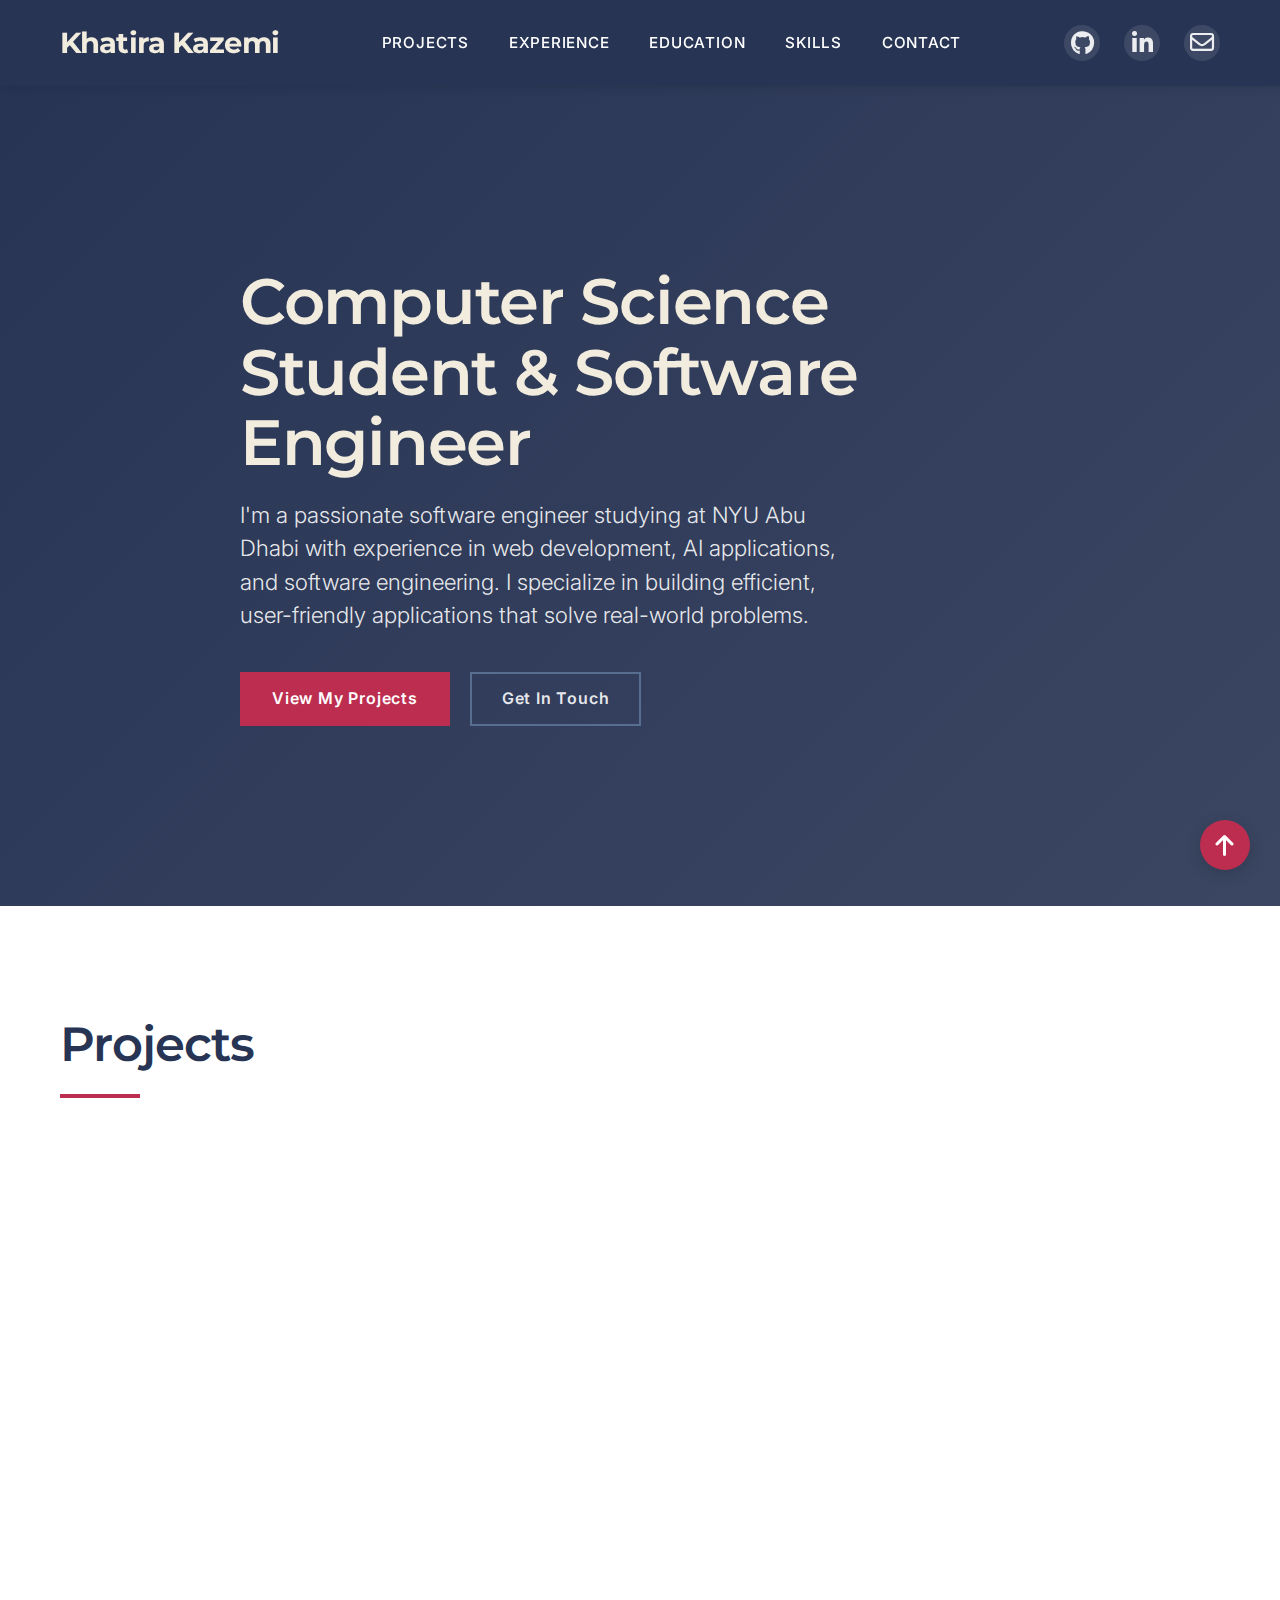
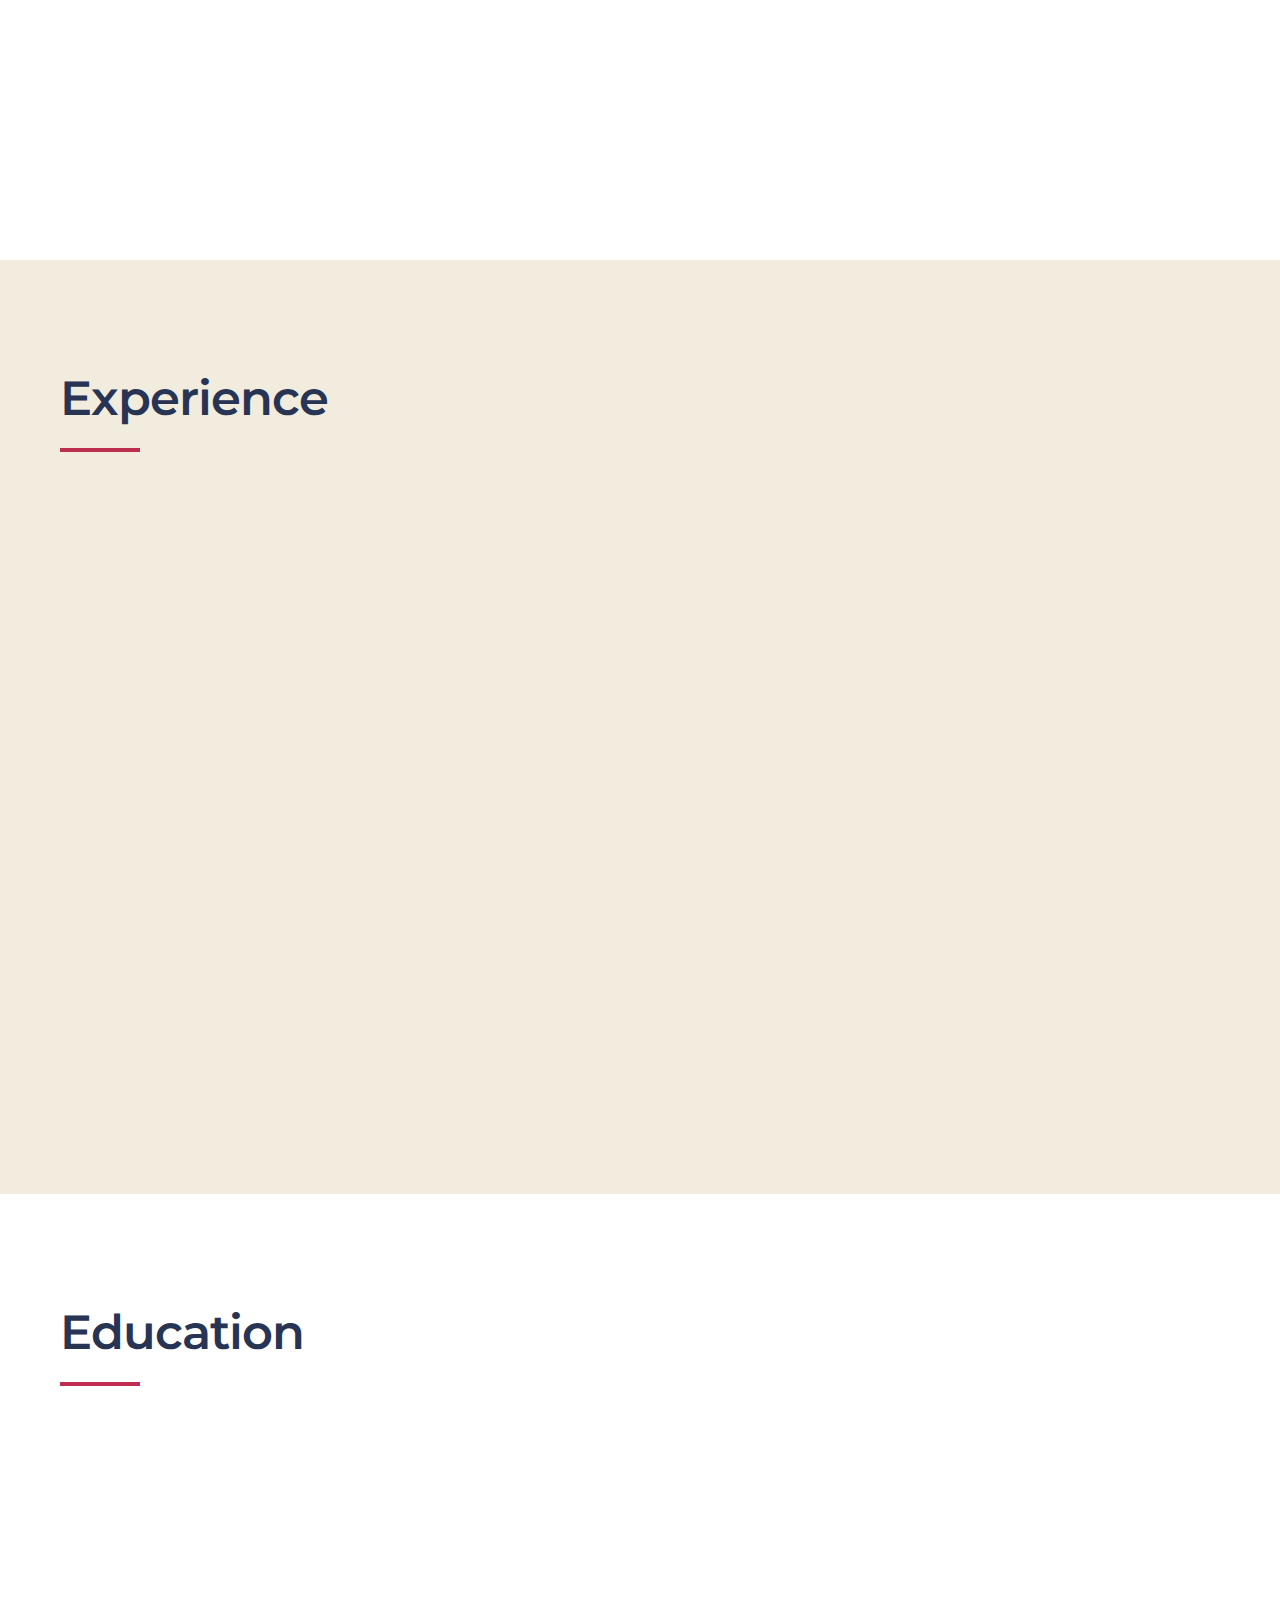
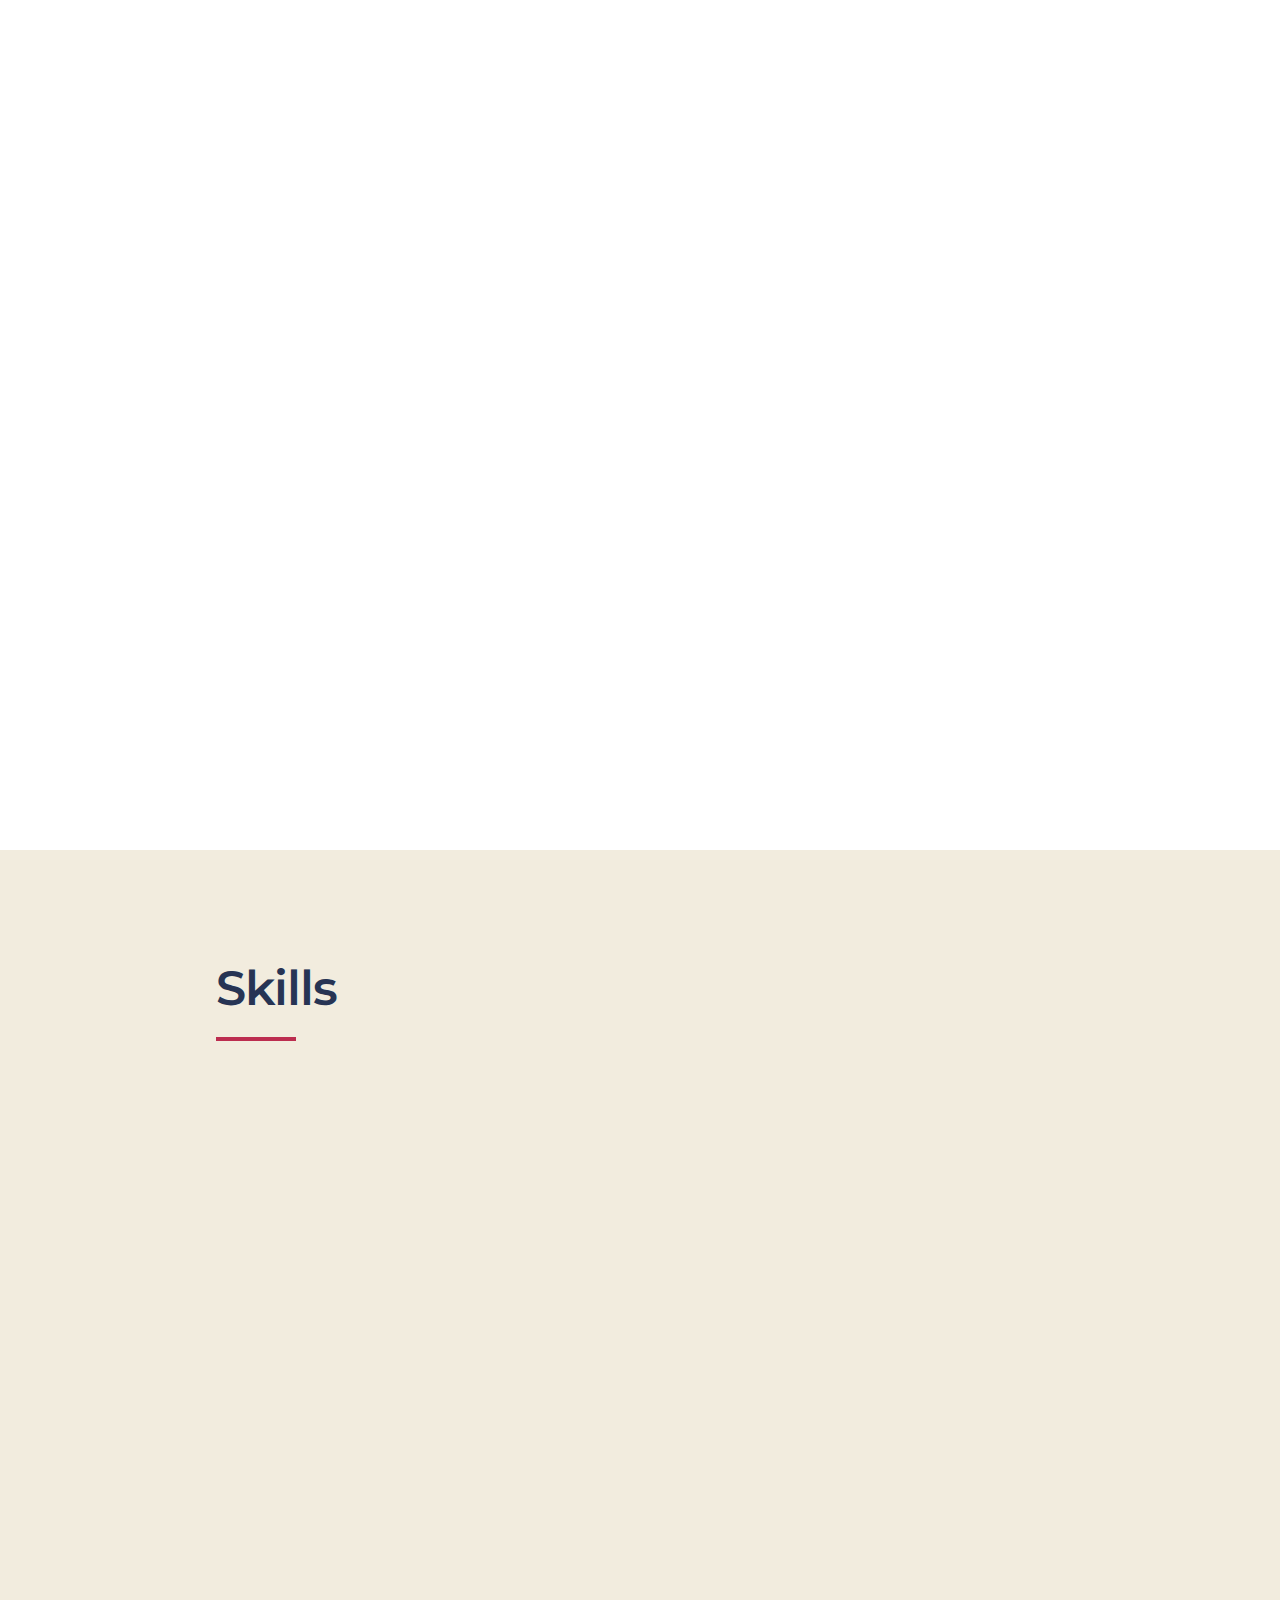
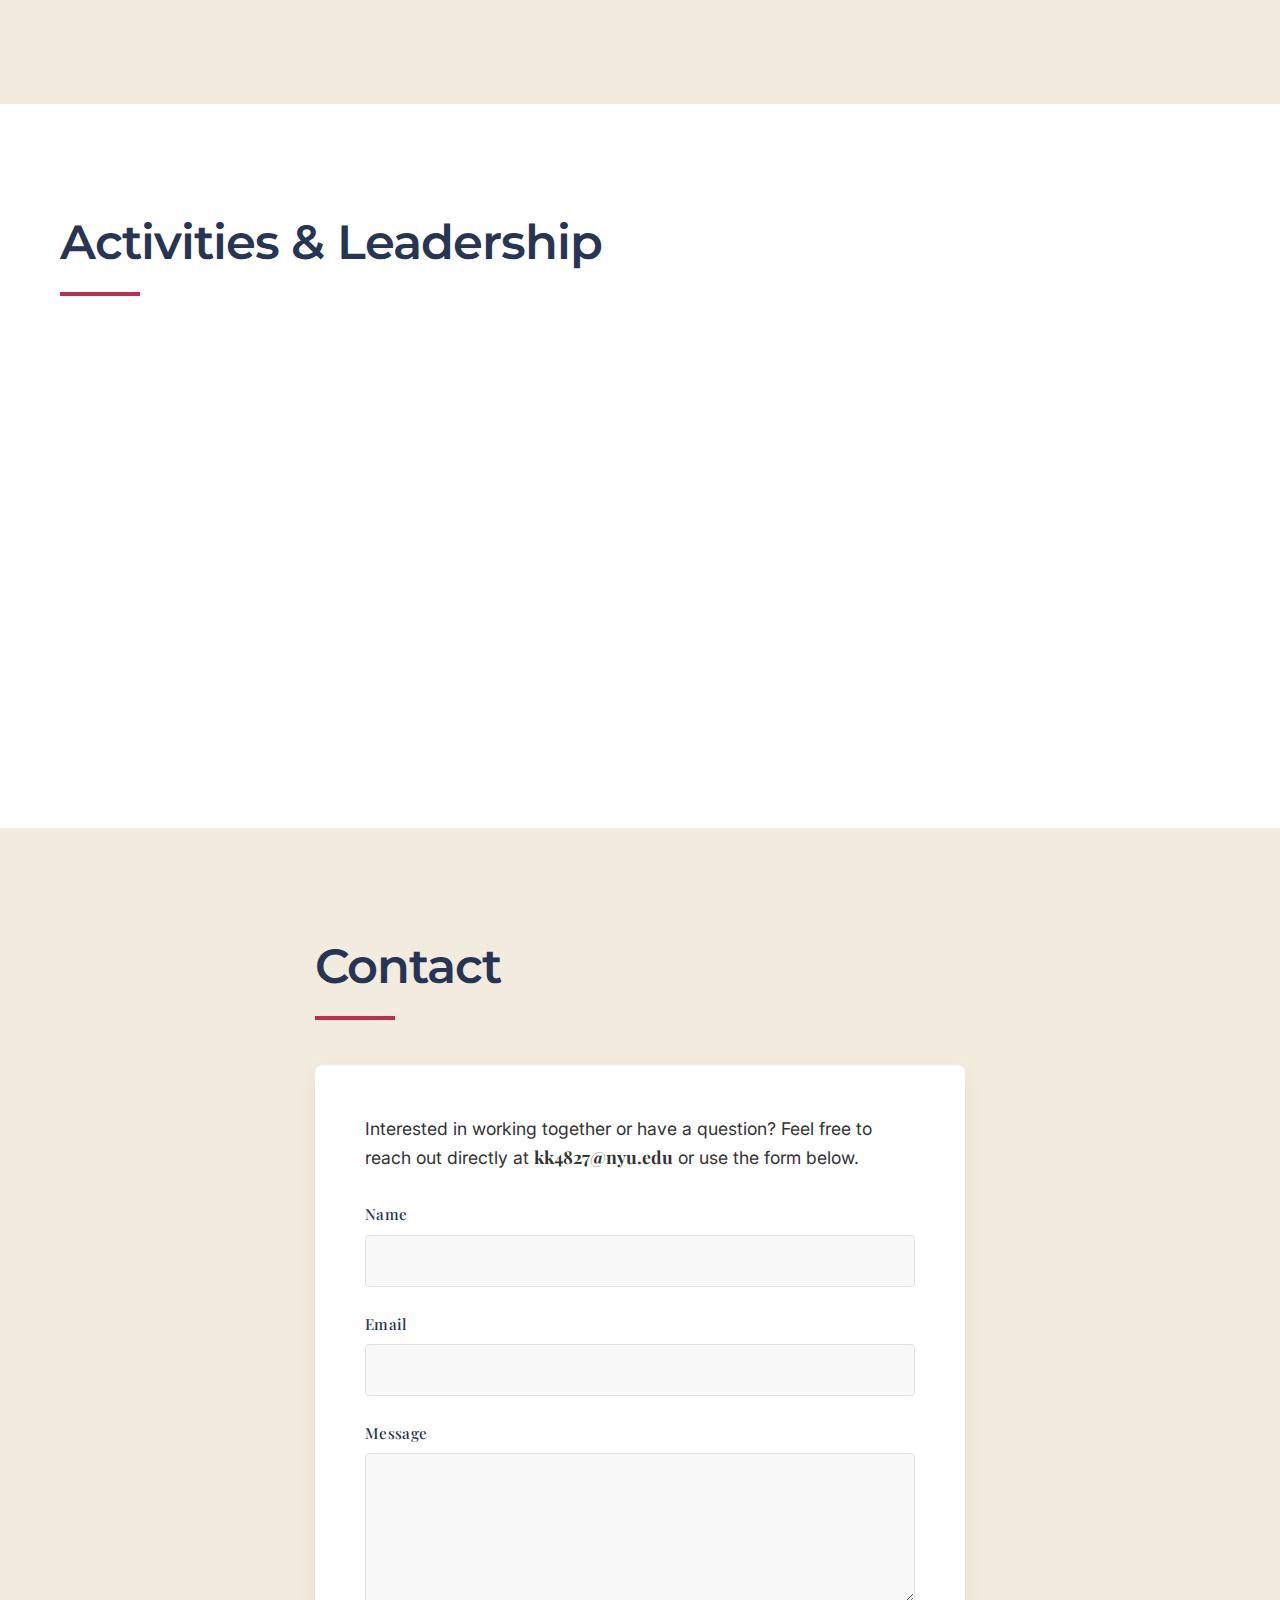
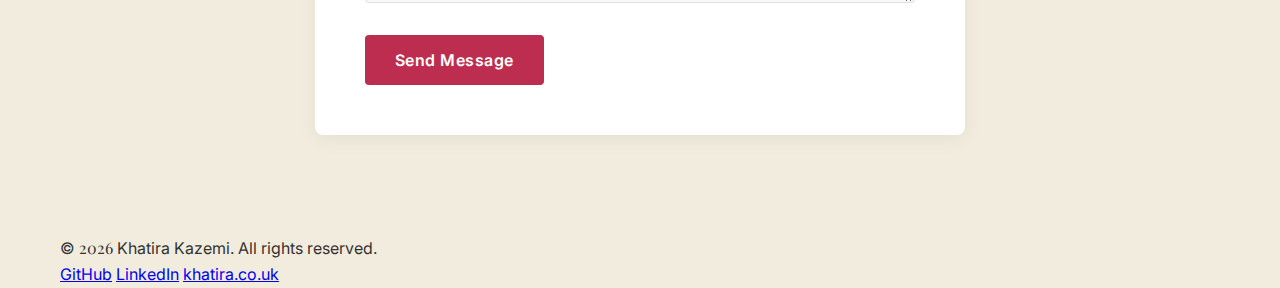
<file: index.html>
<!DOCTYPE html>
<html lang="en">
<head>
    <meta charset="UTF-8">
    <meta name="viewport" content="width=device-width, initial-scale=1.0">
    <title>Khatira Kazemi - Portfolio</title>
    
    <!-- Google Fonts -->
    <link rel="preconnect" href="https://fonts.googleapis.com">
    <link rel="preconnect" href="https://fonts.gstatic.com" crossorigin>
    <link href="https://fonts.googleapis.com/css2?family=Inter:wght@300;400;500;600;700&family=Montserrat:wght@500;600;700&family=Playfair+Display:wght@400;500;600;700&display=swap" rel="stylesheet">
    
    <!-- Font Awesome for icons -->
    <link rel="stylesheet" href="https://cdnjs.cloudflare.com/ajax/libs/font-awesome/6.4.0/css/all.min.css">
    
    <!-- Custom CSS -->
    <link rel="stylesheet" href="styles.css">
</head>
<body>
    <header>
        <div class="container">
            <nav>
                <div class="logo">Khatira Kazemi</div>
                <div class="nav-links">
                    <a href="#projects">Projects</a>
                    <a href="#experience">Experience</a>
                    <a href="#education">Education</a>
                    <a href="#skills">Skills</a>
                    <a href="#contact">Contact</a>
                </div>
                <div class="social-links">
                    <a href="https://github.com/khatirak" target="_blank" aria-label="GitHub Profile"><i class="fab fa-github fa-lg"></i></a>
                    <a href="https://linkedin.com/in/khatirakazemi" target="_blank" aria-label="LinkedIn Profile"><i class="fab fa-linkedin-in fa-lg"></i></a>
                    <a href="mailto:kk4827@nyu.edu" aria-label="Email Me"><i class="far fa-envelope fa-lg"></i></a>
                </div>
            </nav>
        </div>
    </header>
    
    <main>
        <section class="hero">
            <div class="container">
                <h1>Computer Science Student & Software Engineer</h1>
                <p>I'm a passionate software engineer studying at NYU Abu Dhabi with experience in web development, AI applications, and software engineering. I specialize in building efficient, user-friendly applications that solve real-world problems.</p>
                <div class="cta-buttons">
                    <a href="#projects" class="cta-button highlight">View My Projects</a>
                    <a href="#contact" class="cta-button secondary">Get In Touch</a>
                </div>
            </div>
        </section>
        
        <section id="projects">
            <div class="container">
                <h2>Projects</h2>
                <div class="project-grid">
                    <div class="project-card">
                        <h3>AI Customer Service Chatbot</h3>
                        <p>Developed and deployed an AI-powered customer service app for Headstarter AI using Vercel, Node.js, Cloud Firestore, and GitHub for backend and deployment. Collaborated on the app's full-stack development, integrating cloud-based databases and real-time customer interactions.</p>
                        <a href="#" class="cta-button highlight">View Project</a>
                        <div class="tags">
                            <span class="tag">Node.js</span>
                            <span class="tag">Vercel</span>
                            <span class="tag">Cloud Firestore</span>
                        </div>
                    </div>
                    
                    <div class="project-card">
                        <h3>AI-Generated Pitch Deck Site</h3>
                        <p>Designed and developed an AI-powered pitch deck creation platform for entrepreneurs and investors. Utilized advanced AI models to automate the creation process, ensuring high-quality outputs. Built and integrated APIs to enhance functionality and streamline backend processes.</p>
                        <a href="#" class="cta-button highlight">View Project</a>
                        <div class="tags">
                            <span class="tag">Python</span>
                            <span class="tag">Flask</span>
                            <span class="tag">AI Integration</span>
                        </div>
                    </div>
                    
                    <div class="project-card">
                        <h3>Desalination Research Analysis</h3>
                        <p>Collaborated on a systematic review of desalination research trends at NYUAD New CITIES. Applied skills in literature screening, data analysis, citation verification, and research methodology to ensure accuracy and comprehensive detail in the findings.</p>
                        <a href="#" class="cta-button highlight">View Project</a>
                        <div class="tags">
                            <span class="tag">Data Analysis</span>
                            <span class="tag">Research</span>
                            <span class="tag">Environmental Science</span>
                        </div>
                    </div>
                </div>
            </div>
        </section>
        
        <section id="experience">
            <div class="container">
                <h2>Experience</h2>
                <div class="experience-list">
                    <div class="experience-card">
                        <h3>Software Engineer Internship</h3>
                        <p>Smallcap.ai | July 2024 - September 2024</p>
                        <p>Designed and developed an AI-generated pitch deck site for entrepreneurs and investors, utilizing advanced AI models to automate the creation process. Worked extensively with Python, Thunder Client, Flask, Groq, and JSON, building and integrating APIs to streamline backend processes and enhance functionality.</p>
                        <div class="tags">
                            <span class="tag">Python</span>
                            <span class="tag">Flask</span>
                            <span class="tag">API Integration</span>
                        </div>
                    </div>
                    
                    <div class="experience-card">
                        <h3>Software Engineer Fellow</h3>
                        <p>Headstarter | July 2024 - August 2024</p>
                        <p>Built AI apps and APIs using Next.JS and OpenAI. Received coaching from Amazon, Bloomberg, and CapitalOne engineers on Agile methodologies, CI/CD practices, Git version control, and microservice design patterns.</p>
                        <div class="tags">
                            <span class="tag">Next.js</span>
                            <span class="tag">OpenAI</span>
                            <span class="tag">Agile</span>
                        </div>
                    </div>
                    
                    <div class="experience-card">
                        <h3>Research Assistant</h3>
                        <p>NYUAD - New CITIES | March 2023 - May 2023</p>
                        <p>Collaborated on a systematic review of desalination research trends, applying skills in literature screening, data analysis, citation verification, and research methodology to ensure accuracy and detail.</p>
                        <div class="tags">
                            <span class="tag">Research</span>
                            <span class="tag">Data Analysis</span>
                            <span class="tag">Academic Writing</span>
                        </div>
                    </div>
                </div>
            </div>
        </section>
        
        <section id="education">
            <div class="container">
                <h2>Education</h2>
                <div class="education-list">
                    <div class="education-card">
                        <h3>B.S. in Computer Science</h3>
                        <p>New York University Abu Dhabi | May 2026</p>
                        <p>Studying Computer Science on a full-ride merit-based scholarship worth $250,000+ with a 4% acceptance rate.</p>
                        <div class="tags">
                            <span class="tag">Computer Science</span>
                            <span class="tag">Data Structures</span>
                            <span class="tag">Software Engineering</span>
                        </div>
                    </div>
                    
                    <div class="education-card">
                        <h3>Study Abroad Programs</h3>
                        <p>NYU Global Network</p>
                        <p>Expanded my global perspective and academic experience through NYU's global network. Studied at NYU Paris during Spring 2024 and NYU New York during Fall 2024, gaining diverse academic and cultural experiences while continuing my computer science education.</p>
                        <div class="tags">
                            <span class="tag">Global Education</span>
                            <span class="tag">NYU Paris</span>
                            <span class="tag">NYU New York</span>
                        </div>
                    </div>
                    
                    <div class="education-card coursework-card">
                        <h3>Key Coursework</h3>
                        <div class="coursework-grid">
                            <div class="coursework-category">
                                <h4>Computer Science Fundamentals</h4>
                                <ul class="coursework-list">
                                    <li>Data Structures & Algorithms</li>
                                    <li>Computer Systems Organization</li>
                                    <li>Object-Oriented Programming</li>
                                </ul>
                            </div>
                            <div class="coursework-category">
                                <h4>Software Development</h4>
                                <ul class="coursework-list">
                                    <li>Application Development</li>
                                    <li>Web Development</li>
                                    <li>Database Management</li>
                                </ul>
                            </div>
                            <div class="coursework-category">
                                <h4>Networks & Security</h4>
                                <ul class="coursework-list">
                                    <li>Computer Networks</li>
                                    <li>Web Privacy</li>
                                    <li>Cybersecurity Fundamentals</li>
                                </ul>
                            </div>
                        </div>
                    </div>
                </div>
            </div>
        </section>
        
        <section id="skills">
            <div class="container">
                <h2>Skills</h2>
                <div class="skills-container">
                    <div class="skills-category">
                        <h3>Programming Languages & Databases</h3>
                        <div class="tags-container">
                            <span class="tag">Python</span>
                            <span class="tag">JavaScript</span>
                            <span class="tag">C++</span>
                            <span class="tag">SQL</span>
                            <span class="tag">HTML/CSS</span>
                            <span class="tag">MongoDB</span>
                        </div>
                    </div>
                    
                    <div class="skills-category">
                        <h3>Frameworks & Libraries</h3>
                        <div class="tags-container">
                            <span class="tag">Next.js</span>
                            <span class="tag">React.js</span>
                            <span class="tag">Node.js</span>
                            <span class="tag">Pandas</span>
                            <span class="tag">NumPy</span>
                            <span class="tag">p5.js</span>
                        </div>
                    </div>
                    
                    <div class="skills-category">
                        <h3>Tools & Technologies</h3>
                        <div class="tags-container">
                            <span class="tag">Git</span>
                            <span class="tag">Jupyter Notebooks</span>
                            <span class="tag">RESTful APIs</span>
                            <span class="tag">JSON</span>
                            <span class="tag">Thunder Client/Postman</span>
                            <span class="tag">Wireshark</span>
                        </div>
                    </div>
                    
                    <div class="skills-category">
                        <h3>Leadership & Communication</h3>
                        <div class="tags-container">
                            <span class="tag">Teamwork</span>
                            <span class="tag">Effective Communication</span>
                            <span class="tag">Problem Solving</span>
                            <span class="tag">Collaboration</span>
                            <span class="tag">Adaptability</span>
                            <span class="tag">Agile Development</span>
                        </div>
                    </div>
                </div>
            </div>
        </section>
        
        <section id="activities" class="alt-section">
            <div class="container">
                <h2>Activities & Leadership</h2>
                <div class="activities-grid">
                    <div class="activity-card">
                        <h3>Captain of Netball Team</h3>
                        <p>NYUAD Athletics | September 2023 - Present</p>
                        <p>Leading the university's netball team, coordinating training sessions, and representing NYU Abu Dhabi in competitions.</p>
                    </div>
                    
                    <div class="activity-card">
                        <h3>Student Assistant</h3>
                        <p>NYUAD Athletics | September 2023 - Present</p>
                        <p>Supporting athletics department operations and event coordination.</p>
                    </div>
                    
                    <div class="activity-card">
                        <h3>Scholar, Team Leader & Mentor</h3>
                        <p>Sutton Trust Fulbright Commission | April 2022 - Present</p>
                        <p>Led and mentored 10 participants, overseeing up to 150 in the Sutton Trust US Programme. Facilitated applications for disadvantaged youth to top U.S. universities. Selected as 1 of 150 from 1000+ students in the UK to be part of this prestigious US-UK programme.</p>
                    </div>
                </div>
            </div>
        </section>
        
        <section id="contact">
            <div class="container">
                <h2>Contact</h2>
                <div class="contact-form">
                    <p>Interested in working together or have a question? Feel free to reach out directly at <strong>kk4827@nyu.edu</strong> or use the form below.</p>
                    <form id="contactForm">
                        <div class="form-group">
                            <label for="name">Name</label>
                            <input type="text" id="name" name="name" required>
                        </div>
                        
                        <div class="form-group">
                            <label for="email">Email</label>
                            <input type="email" id="email" name="email" required>
                        </div>
                        
                        <div class="form-group">
                            <label for="message">Message</label>
                            <textarea id="message" name="message" required></textarea>
                        </div>
                        
                        <button type="submit" class="submit-button">Send Message</button>
                    </form>
                </div>
            </div>
        </section>
    </main>
    
    <footer>
        <div class="container">
            <div class="footer-content">
                <p>&copy; <span id="currentYear"></span> Khatira Kazemi. All rights reserved.</p>
                <div class="footer-links">
                    <a href="https://github.com/khatirak" target="_blank">GitHub</a>
                    <a href="https://linkedin.com/in/khatirakazemi" target="_blank">LinkedIn</a>
                    <a href="https://khatira.co.uk" target="_blank">khatira.co.uk</a>
                </div>
            </div>
        </div>
    </footer>
    
    <!-- Scroll to top button -->
    <button class="scroll-top-button" aria-label="Scroll to top">
        <i class="fas fa-arrow-up"></i>
    </button>

    <script src="script.js"></script>
</body>
</html>
</file>
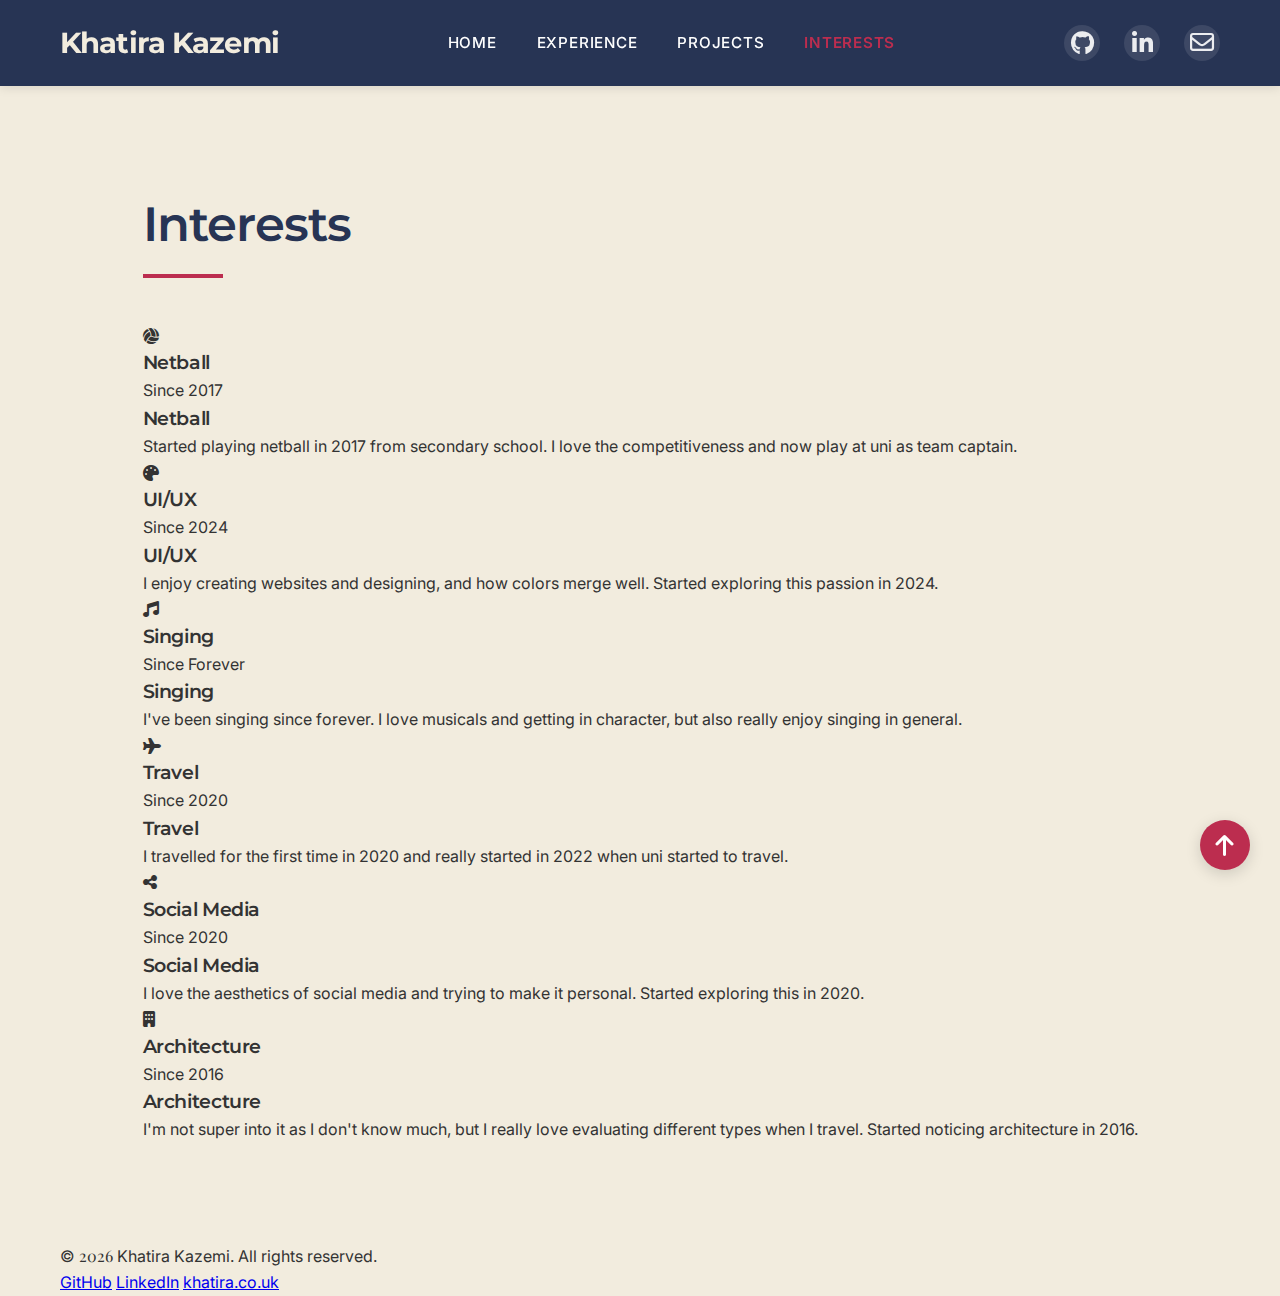
<file: interests.html>
<!DOCTYPE html>
<html lang="en">
<head>
    <meta charset="UTF-8">
    <meta name="viewport" content="width=device-width, initial-scale=1.0">
    <title>Interests - Khatira Kazemi</title>
    
    <!-- Google Fonts -->
    <link rel="preconnect" href="https://fonts.googleapis.com">
    <link rel="preconnect" href="https://fonts.gstatic.com" crossorigin>
    <link href="https://fonts.googleapis.com/css2?family=Inter:wght@300;400;500;600;700&family=Montserrat:wght@500;600;700&family=Playfair+Display:wght@400;500;600;700&display=swap" rel="stylesheet">
    
    <!-- Font Awesome for icons -->
    <link rel="stylesheet" href="https://cdnjs.cloudflare.com/ajax/libs/font-awesome/6.4.0/css/all.min.css">
    
    <!-- Custom CSS -->
    <link rel="stylesheet" href="styles.css">
</head>
<body>
    <header>
        <div class="container">
            <nav>
                <div class="logo">Khatira Kazemi</div>
                <div class="nav-links">
                    <a href="index.html">Home</a>
                    <a href="experience.html">Experience</a>
                    <a href="projects.html">Projects</a>
                    <a href="interests.html" class="active">Interests</a>
                </div>
                <div class="social-links">
                    <a href="https://github.com/khatirak" target="_blank" aria-label="GitHub Profile"><i class="fab fa-github fa-lg"></i></a>
                    <a href="https://linkedin.com/in/khatirakazemi" target="_blank" aria-label="LinkedIn Profile"><i class="fab fa-linkedin-in fa-lg"></i></a>
                    <a href="mailto:kk4827@nyu.edu" aria-label="Email Me"><i class="far fa-envelope fa-lg"></i></a>
                </div>
            </nav>
        </div>
    </header>
    
    <main>
        <section id="interests">
            <div class="container">
                <h2>Interests</h2>
                <div class="interests-container">
                    <div class="flip-card">
                        <div class="flip-card-inner">
                            <div class="flip-card-front">
                                <div class="card-icon">
                                    <i class="fas fa-volleyball-ball"></i>
                                </div>
                                <h3>Netball</h3>
                                <p class="year">Since 2017</p>
                            </div>
                            <div class="flip-card-back">
                                <h3>Netball</h3>
                                <p class="story">Started playing netball in 2017 from secondary school. I love the competitiveness and now play at uni as team captain.</p>
                            </div>
                        </div>
                    </div>
                    
                    <div class="flip-card" data-interest="uiux">
                        <div class="flip-card-inner">
                            <div class="flip-card-front">
                                <div class="card-icon">
                                    <i class="fas fa-palette"></i>
                                </div>
                                <h3>UI/UX</h3>
                                <p class="year">Since 2024</p>
                            </div>
                            <div class="flip-card-back">
                                <h3>UI/UX</h3>
                                <p class="story">I enjoy creating websites and designing, and how colors merge well. Started exploring this passion in 2024.</p>
                            </div>
                        </div>
                    </div>
                    
                    <div class="flip-card" data-interest="singing">
                        <div class="flip-card-inner">
                            <div class="flip-card-front">
                                <div class="card-icon">
                                    <i class="fas fa-music"></i>
                                </div>
                                <h3>Singing</h3>
                                <p class="year">Since Forever</p>
                            </div>
                            <div class="flip-card-back">
                                <h3>Singing</h3>
                                <p class="story">I've been singing since forever. I love musicals and getting in character, but also really enjoy singing in general.</p>
                            </div>
                        </div>
                    </div>
                    
                    <div class="flip-card" data-interest="travel">
                        <div class="flip-card-inner">
                            <div class="flip-card-front">
                                <div class="card-icon">
                                    <i class="fas fa-plane"></i>
                                </div>
                                <h3>Travel</h3>
                                <p class="year">Since 2020</p>
                            </div>
                            <div class="flip-card-back">
                                <h3>Travel</h3>
                                <p class="story">I travelled for the first time in 2020 and really started in 2022 when uni started to travel.</p>
                            </div>
                        </div>
                    </div>
                    
                    <div class="flip-card" data-interest="social">
                        <div class="flip-card-inner">
                            <div class="flip-card-front">
                                <div class="card-icon">
                                    <i class="fas fa-share-alt"></i>
                                </div>
                                <h3>Social Media</h3>
                                <p class="year">Since 2020</p>
                            </div>
                            <div class="flip-card-back">
                                <h3>Social Media</h3>
                                <p class="story">I love the aesthetics of social media and trying to make it personal. Started exploring this in 2020.</p>
                            </div>
                        </div>
                    </div>
                    
                    <div class="flip-card" data-interest="architecture">
                        <div class="flip-card-inner">
                            <div class="flip-card-front">
                                <div class="card-icon">
                                    <i class="fas fa-building"></i>
                                </div>
                                <h3>Architecture</h3>
                                <p class="year">Since 2016</p>
                            </div>
                            <div class="flip-card-back">
                                <h3>Architecture</h3>
                                <p class="story">I'm not super into it as I don't know much, but I really love evaluating different types when I travel. Started noticing architecture in 2016.</p>
                            </div>
                        </div>
                    </div>
                </div>
            </div>
        </section>
    </main>
    
    <footer>
        <div class="container">
            <div class="footer-content">
                <p>&copy; <span id="currentYear"></span> Khatira Kazemi. All rights reserved.</p>
                <div class="footer-links">
                    <a href="https://github.com/khatirak" target="_blank">GitHub</a>
                    <a href="https://linkedin.com/in/khatirakazemi" target="_blank">LinkedIn</a>
                    <a href="https://khatira.co.uk" target="_blank">khatira.co.uk</a>
                </div>
            </div>
        </div>
    </footer>
    
    <!-- Scroll to top button -->
    <button class="scroll-top-button" aria-label="Scroll to top">
        <i class="fas fa-arrow-up"></i>
    </button>

    <script src="script.js"></script>
</body>
</html>
</file>
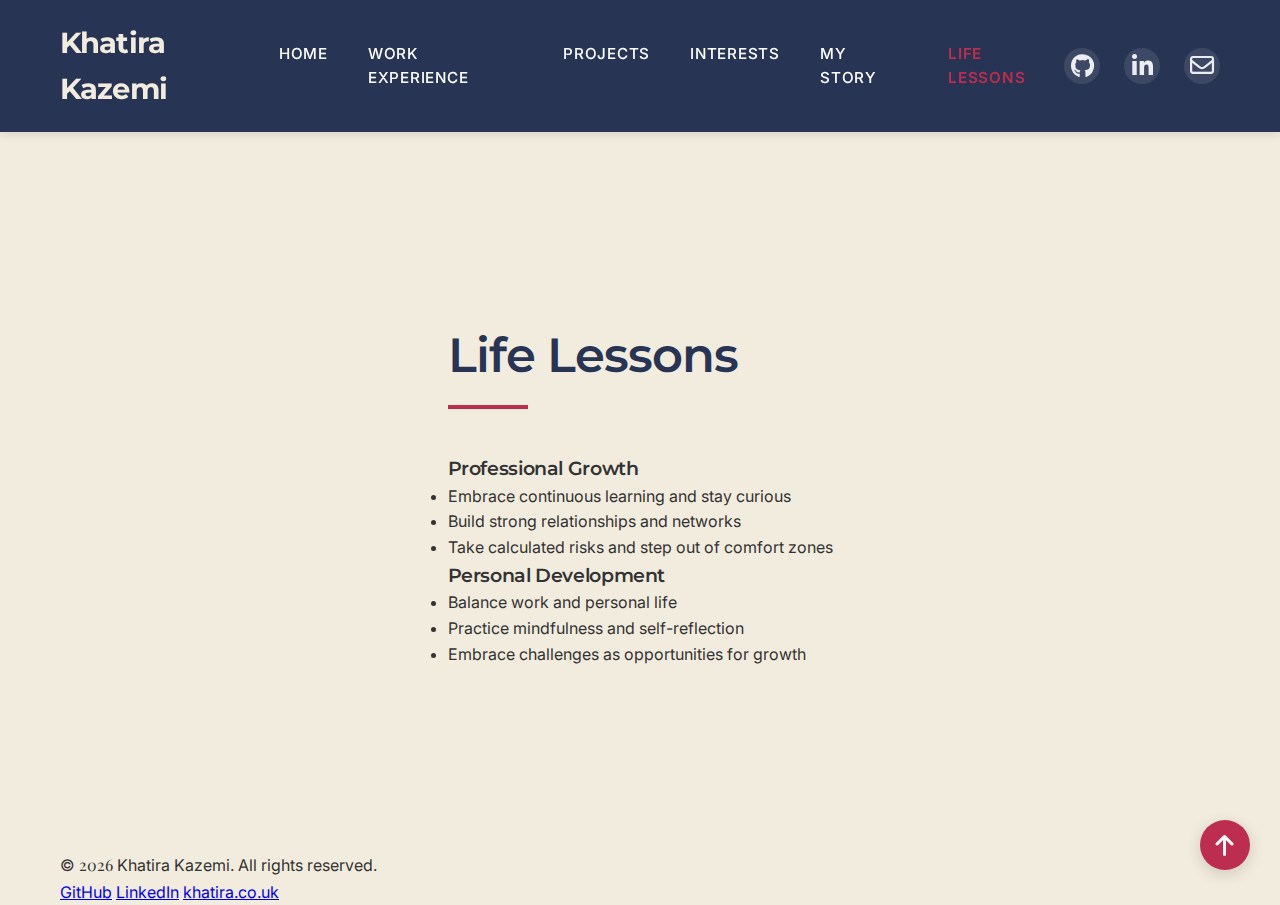
<file: lessons.html>
<!DOCTYPE html>
<html lang="en">
<head>
    <meta charset="UTF-8">
    <meta name="viewport" content="width=device-width, initial-scale=1.0">
    <title>Life Lessons - Khatira Kazemi</title>
    
    <!-- Google Fonts -->
    <link rel="preconnect" href="https://fonts.googleapis.com">
    <link rel="preconnect" href="https://fonts.gstatic.com" crossorigin>
    <link href="https://fonts.googleapis.com/css2?family=Inter:wght@300;400;500;600;700&family=Montserrat:wght@500;600;700&family=Playfair+Display:wght@400;500;600;700&display=swap" rel="stylesheet">
    
    <!-- Font Awesome for icons -->
    <link rel="stylesheet" href="https://cdnjs.cloudflare.com/ajax/libs/font-awesome/6.4.0/css/all.min.css">
    
    <!-- Custom CSS -->
    <link rel="stylesheet" href="styles.css">
</head>
<body>
    <header>
        <div class="container">
            <nav>
                <div class="logo">Khatira Kazemi</div>
                <div class="nav-links">
                    <a href="index.html">Home</a>
                    <a href="experience.html">Work Experience</a>
                    <a href="projects.html">Projects</a>
                    <a href="interests.html">Interests</a>
                    <a href="story.html">My Story</a>
                    <a href="lessons.html" class="active">Life Lessons</a>
                </div>
                <div class="social-links">
                    <a href="https://github.com/khatirak" target="_blank" aria-label="GitHub Profile"><i class="fab fa-github fa-lg"></i></a>
                    <a href="https://linkedin.com/in/khatirakazemi" target="_blank" aria-label="LinkedIn Profile"><i class="fab fa-linkedin-in fa-lg"></i></a>
                    <a href="mailto:kk4827@nyu.edu" aria-label="Email Me"><i class="far fa-envelope fa-lg"></i></a>
                </div>
            </nav>
        </div>
    </header>
    
    <main>
        <section id="lessons">
            <div class="container">
                <h2>Life Lessons</h2>
                <div class="lessons-grid">
                    <div class="lesson-card">
                        <h3>Professional Growth</h3>
                        <ul class="lesson-list">
                            <li>Embrace continuous learning and stay curious</li>
                            <li>Build strong relationships and networks</li>
                            <li>Take calculated risks and step out of comfort zones</li>
                        </ul>
                    </div>
                    <div class="lesson-card">
                        <h3>Personal Development</h3>
                        <ul class="lesson-list">
                            <li>Balance work and personal life</li>
                            <li>Practice mindfulness and self-reflection</li>
                            <li>Embrace challenges as opportunities for growth</li>
                        </ul>
                    </div>
                </div>
            </div>
        </section>
    </main>
    
    <footer>
        <div class="container">
            <div class="footer-content">
                <p>&copy; <span id="currentYear"></span> Khatira Kazemi. All rights reserved.</p>
                <div class="footer-links">
                    <a href="https://github.com/khatirak" target="_blank">GitHub</a>
                    <a href="https://linkedin.com/in/khatirakazemi" target="_blank">LinkedIn</a>
                    <a href="https://khatira.co.uk" target="_blank">khatira.co.uk</a>
                </div>
            </div>
        </div>
    </footer>
    
    <!-- Scroll to top button -->
    <button class="scroll-top-button" aria-label="Scroll to top">
        <i class="fas fa-arrow-up"></i>
    </button>

    <script src="script.js"></script>
</body>
</html>
</file>
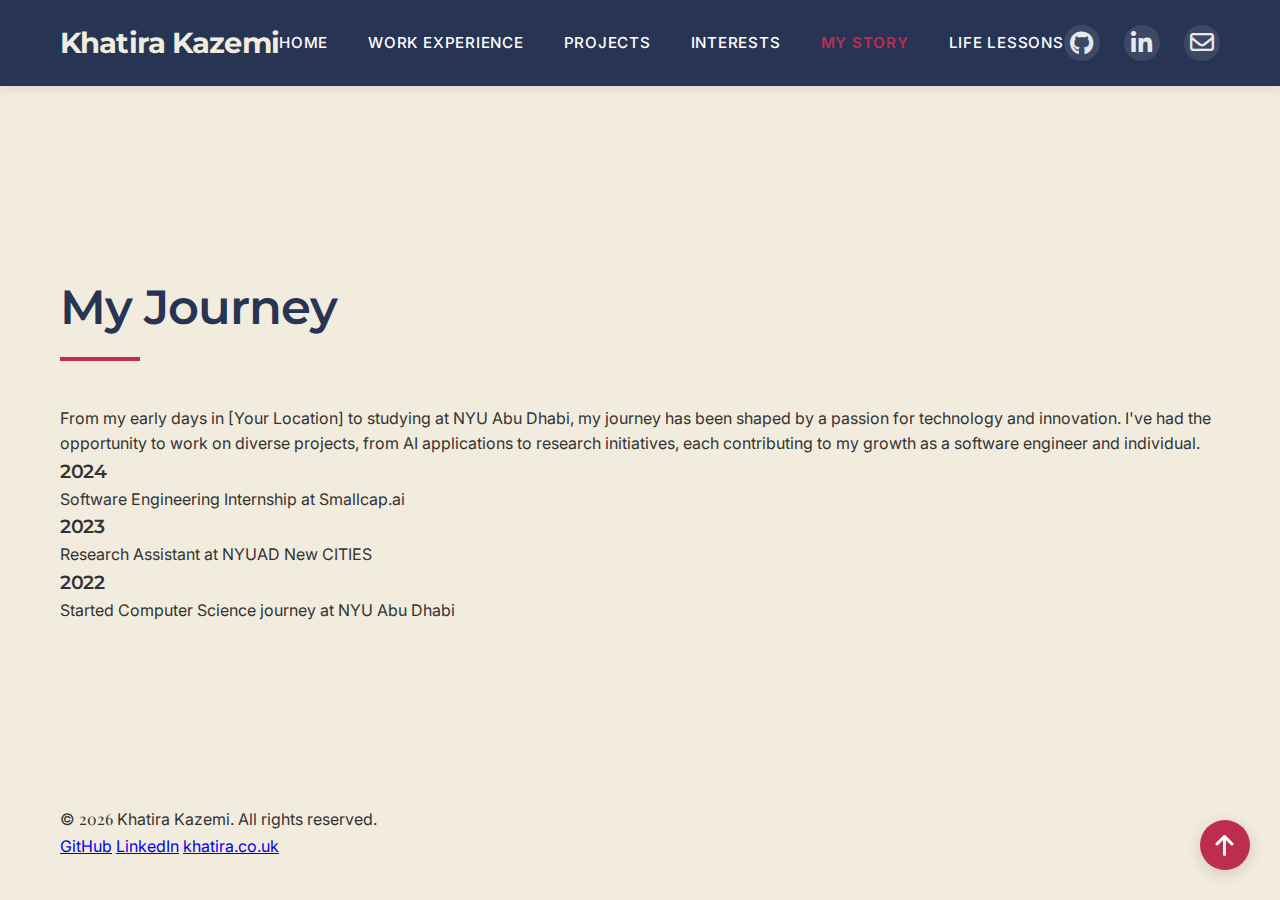
<file: story.html>
<!DOCTYPE html>
<html lang="en">
<head>
    <meta charset="UTF-8">
    <meta name="viewport" content="width=device-width, initial-scale=1.0">
    <title>My Story - Khatira Kazemi</title>
    
    <!-- Google Fonts -->
    <link rel="preconnect" href="https://fonts.googleapis.com">
    <link rel="preconnect" href="https://fonts.gstatic.com" crossorigin>
    <link href="https://fonts.googleapis.com/css2?family=Inter:wght@300;400;500;600;700&family=Montserrat:wght@500;600;700&family=Playfair+Display:wght@400;500;600;700&display=swap" rel="stylesheet">
    
    <!-- Font Awesome for icons -->
    <link rel="stylesheet" href="https://cdnjs.cloudflare.com/ajax/libs/font-awesome/6.4.0/css/all.min.css">
    
    <!-- Custom CSS -->
    <link rel="stylesheet" href="styles.css">
</head>
<body>
    <header>
        <div class="container">
            <nav>
                <div class="logo">Khatira Kazemi</div>
                <div class="nav-links">
                    <a href="index.html">Home</a>
                    <a href="experience.html">Work Experience</a>
                    <a href="projects.html">Projects</a>
                    <a href="interests.html">Interests</a>
                    <a href="story.html" class="active">My Story</a>
                    <a href="lessons.html">Life Lessons</a>
                </div>
                <div class="social-links">
                    <a href="https://github.com/khatirak" target="_blank" aria-label="GitHub Profile"><i class="fab fa-github fa-lg"></i></a>
                    <a href="https://linkedin.com/in/khatirakazemi" target="_blank" aria-label="LinkedIn Profile"><i class="fab fa-linkedin-in fa-lg"></i></a>
                    <a href="mailto:kk4827@nyu.edu" aria-label="Email Me"><i class="far fa-envelope fa-lg"></i></a>
                </div>
            </nav>
        </div>
    </header>
    
    <main>
        <section id="story">
            <div class="container">
                <h2>My Journey</h2>
                <div class="story-content">
                    <p>From my early days in [Your Location] to studying at NYU Abu Dhabi, my journey has been shaped by a passion for technology and innovation. I've had the opportunity to work on diverse projects, from AI applications to research initiatives, each contributing to my growth as a software engineer and individual.</p>
                    <div class="story-timeline">
                        <div class="timeline-item">
                            <h3>2024</h3>
                            <p>Software Engineering Internship at Smallcap.ai</p>
                        </div>
                        <div class="timeline-item">
                            <h3>2023</h3>
                            <p>Research Assistant at NYUAD New CITIES</p>
                        </div>
                        <div class="timeline-item">
                            <h3>2022</h3>
                            <p>Started Computer Science journey at NYU Abu Dhabi</p>
                        </div>
                    </div>
                </div>
            </div>
        </section>
    </main>
    
    <footer>
        <div class="container">
            <div class="footer-content">
                <p>&copy; <span id="currentYear"></span> Khatira Kazemi. All rights reserved.</p>
                <div class="footer-links">
                    <a href="https://github.com/khatirak" target="_blank">GitHub</a>
                    <a href="https://linkedin.com/in/khatirakazemi" target="_blank">LinkedIn</a>
                    <a href="https://khatira.co.uk" target="_blank">khatira.co.uk</a>
                </div>
            </div>
        </div>
    </footer>
    
    <!-- Scroll to top button -->
    <button class="scroll-top-button" aria-label="Scroll to top">
        <i class="fas fa-arrow-up"></i>
    </button>

    <script src="script.js"></script>
</body>
</html>
</file>
<file: styles.css>
:root {
  /* New color palette based on the images */
  --cream: #f2ecde;       /* Light cream from image 1 */
  --navy: #273454;        /* Dark navy from image 1 */
  --burgundy: #bc2d4f;    /* Burgundy red from image 1 */
  --slate-blue: #576e91;  /* Slate blue from image 1 */
  
  /* Assign colors to functional roles */
  --primary-bg: var(--cream);
  --secondary-bg: #ffffff;
  --dark-bg: var(--navy);
  --accent-primary: var(--burgundy);
  --accent-secondary: var(--slate-blue);
  --text-light: #ffffff;
  --text-dark: #333333;
  --text-muted: #666666;
}

* {
  margin: 0;
  padding: 0;
  box-sizing: border-box;
  font-family: 'Playfair Display', 'Libre Baskerville', Georgia, serif;
}

body {
  background-color: var(--primary-bg);
  color: var(--text-dark);
  line-height: 1.6;
  font-weight: 400;
}

h1, h2, h3, h4, h5, h6 {
  font-family: 'Montserrat', 'Inter', sans-serif;
  font-weight: 600;
  letter-spacing: -0.02em;
}

p, li, a, button, input, textarea {
  font-family: 'Inter', -apple-system, BlinkMacSystemFont, 'Segoe UI', Roboto, Oxygen, Ubuntu, Cantarell, 'Open Sans', sans-serif;
}

.container {
  max-width: 1200px;
  margin: 0 auto;
  padding: 0 20px;
}

/* Header styles */
header {
  background-color: var(--dark-bg);
  padding: 20px 0;
  position: sticky;
  top: 0;
  z-index: 100;
  box-shadow: 0 2px 10px rgba(0, 0, 0, 0.1);
}

nav {
  display: flex;
  justify-content: space-between;
  align-items: center;
}

.logo {
  font-size: 1.8rem;
  font-weight: 700;
  color: var(--primary-bg);
  font-family: 'Montserrat', sans-serif;
  letter-spacing: -0.03em;
}

.nav-links {
  display: flex;
  gap: 40px;
}

.nav-links a {
  color: var(--text-light);
  text-decoration: none;
  font-size: 0.95rem;
  text-transform: uppercase;
  letter-spacing: 0.05em;
  font-weight: 500;
  transition: color 0.3s;
}

.nav-links a:hover {
  color: var(--accent-primary);
}

.nav-links a.active {
  color: var(--accent-primary);
  font-weight: 600;
}

.social-links {
  display: flex;
  gap: 24px;
}

.social-links a {
  color: rgba(255, 255, 255, 0.9);
  text-decoration: none;
  transition: all 0.3s;
  font-size: 1.2rem;
  width: 36px;
  height: 36px;
  display: flex;
  align-items: center;
  justify-content: center;
  border-radius: 50%;
  background-color: rgba(255, 255, 255, 0.1);
}

.social-links a:hover {
  color: var(--text-light);
  background-color: var(--accent-primary);
  transform: translateY(-3px);
}

/* Hero section */
.hero {
  min-height: calc(100vh - 80px);
  display: flex;
  flex-direction: column;
  justify-content: center;
  background: linear-gradient(135deg, var(--dark-bg) 0%, rgba(39, 52, 84, 0.9) 100%);
  color: var(--text-light);
  padding: 80px 0;
}

.hero h1 {
  font-size: 4rem;
  margin-bottom: 20px;
  color: var(--primary-bg);
  line-height: 1.1;
  max-width: 800px;
}

.hero p {
  font-size: 1.4rem;
  max-width: 600px;
  color: rgba(255, 255, 255, 0.9);
  margin-bottom: 40px;
  font-weight: 300;
  line-height: 1.5;
}

.cta-buttons {
  display: flex;
  gap: 20px;
}

.cta-button {
  background: none;
  border: 2px solid var(--accent-primary);
  color: var(--text-light);
  padding: 12px 30px;
  font-size: 1rem;
  font-weight: 600;
  cursor: pointer;
  transition: all 0.3s;
  text-decoration: none;
  display: inline-block;
  letter-spacing: 0.05em;
}

.cta-button:hover {
  background-color: var(--accent-primary);
  color: var(--text-light);
}

.cta-button.highlight {
  background-color: var(--accent-primary);
  color: var(--text-light);
  border: 2px solid var(--accent-primary);
}

.cta-button.highlight:hover {
  background-color: #a82544; /* Darker shade of burgundy */
  border-color: #a82544;
}

.cta-button.secondary {
  border-color: var(--accent-secondary);
  color: rgba(255, 255, 255, 0.9);
}

.cta-button.secondary:hover {
  background-color: var(--accent-secondary);
  color: var(--text-light);
}

/* Section styling */
section {
  padding: 100px 0;
  min-height: 80vh;
  display: flex;
  flex-direction: column;
  justify-content: center;
}

section:nth-child(odd) {
  background-color: var(--primary-bg);
}

section:nth-child(even) {
  background-color: var(--secondary-bg);
}

/* Additional section styles */
.alt-section {
  background-color: rgba(39, 52, 84, 0.03);
}

/* Skills section styling */
.skills-container {
  display: grid;
  grid-template-columns: repeat(auto-fill, minmax(300px, 1fr));
  gap: 30px;
  margin-top: 20px;
}

.skills-category {
  background-color: var(--secondary-bg);
  padding: 30px;
  border-radius: 8px;
  box-shadow: 0 5px 15px rgba(0, 0, 0, 0.05);
  border-top: 4px solid var(--accent-secondary);
}

.skills-category h3 {
  font-size: 1.4rem;
  margin-bottom: 20px;
  color: var(--dark-bg);
}

.tags-container {
  display: flex;
  flex-wrap: wrap;
  gap: 10px;
}

/* Activities section */
.activities-grid {
  display: grid;
  grid-template-columns: repeat(auto-fill, minmax(350px, 1fr));
  gap: 30px;
}

.activity-card {
  background-color: var(--secondary-bg);
  padding: 30px;
  border-radius: 8px;
  box-shadow: 0 5px 15px rgba(0, 0, 0, 0.05);
  border-left: 4px solid var(--accent-secondary);
  transition: transform 0.3s, box-shadow 0.3s;
}

.activity-card:hover {
  transform: translateY(-5px);
  box-shadow: 0 15px 30px rgba(0, 0, 0, 0.1);
}

.activity-card h3 {
  font-size: 1.5rem;
  margin-bottom: 10px;
  color: var(--dark-bg);
}

.activity-card p:first-of-type {
  color: var(--accent-primary);
  font-weight: 600;
  font-size: 0.9rem;
  margin-bottom: 15px;
  letter-spacing: 0.05em;
}

section h2 {
  font-size: 3rem;
  margin-bottom: 60px;
  position: relative;
  display: inline-block;
  color: var(--dark-bg);
}

section h2::after {
  content: '';
  position: absolute;
  left: 0;
  bottom: -15px;
  height: 4px;
  width: 80px;
  background-color: var(--accent-primary);
}

/* Card styling */
.project-grid, .experience-list, .education-list {
  display: grid;
  grid-template-columns: repeat(auto-fill, minmax(350px, 1fr));
  gap: 40px;
}

/* Education section - coursework card specific styling */
.coursework-card {
  grid-column: 1 / -1;  /* Make the coursework card span the full width */
}

.coursework-grid {
  display: grid;
  grid-template-columns: repeat(auto-fit, minmax(250px, 1fr));
  gap: 30px;
  margin-top: 20px;
}

.coursework-category h4 {
  font-size: 1.1rem;
  margin-bottom: 15px;
  color: var(--accent-primary);
  font-weight: 600;
  letter-spacing: 0.02em;
}

.coursework-list {
  list-style-type: none;
  padding-left: 0;
}

.coursework-list li {
  position: relative;
  padding-left: 20px;
  margin-bottom: 12px;
  font-size: 0.95rem;
  line-height: 1.4;
}

.coursework-list li::before {
  content: "•";
  position: absolute;
  left: 0;
  color: var(--accent-secondary);
  font-weight: bold;
}

.project-card, .experience-card, .education-card {
  background-color: var(--secondary-bg);
  padding: 40px;
  border-radius: 8px;
  transition: all 0.3s ease;
  border-top: 5px solid var(--accent-primary);
  box-shadow: 0 5px 15px rgba(0, 0, 0, 0.05);
  position: relative;
  overflow: hidden;
}

.project-card::before, .experience-card::before, .education-card::before {
  content: '';
  position: absolute;
  top: 0;
  left: 0;
  width: 100%;
  height: 100%;
  background: linear-gradient(45deg, transparent 95%, var(--accent-primary) 95%);
  z-index: 0;
  opacity: 0;
  transition: opacity 0.3s ease;
}

.project-card:hover, .experience-card:hover, .education-card:hover {
  transform: translateY(-8px);
  box-shadow: 0 15px 30px rgba(0, 0, 0, 0.1);
}

.project-card:hover::before, .experience-card:hover::before, .education-card:hover::before {
  opacity: 0.2;
}

.project-card h3, .experience-card h3, .education-card h3 {
  font-size: 1.8rem;
  margin-bottom: 15px;
  color: var(--dark-bg);
}

.project-card p, .experience-card p, .education-card p {
  color: var(--text-dark);
  margin-bottom: 20px;
  font-size: 1.05rem;
  line-height: 1.7;
}

/* Timeline style for experience and education */
.experience-card p:nth-child(2), .education-card p:nth-child(2) {
  color: var(--accent-primary);
  font-weight: 600;
  font-size: 0.95rem;
  margin-bottom: 15px;
  text-transform: uppercase;
  letter-spacing: 0.05em;
}

.tags {
  display: flex;
  flex-wrap: wrap;
  gap: 10px;
  margin-top: 20px;
}

.tag {
  background-color: rgba(87, 110, 145, 0.1);
  color: var(--accent-secondary);
  padding: 6px 12px;
  border-radius: 4px;
  font-size: 0.8rem;
  font-weight: 500;
  letter-spacing: 0.03em;
  transition: all 0.3s ease;
}

.tag:hover {
  background-color: var(--accent-secondary);
  color: white;
  transform: translateY(-2px);
}

/* Contact form */
.contact-form {
  max-width: 650px;
  background-color: var(--secondary-bg);
  padding: 50px;
  border-radius: 8px;
  box-shadow: 0 5px 20px rgba(0, 0, 0, 0.05);
}

.contact-form > p {
  margin-bottom: 30px;
  font-size: 1.1rem;
  line-height: 1.6;
}

.form-group {
  margin-bottom: 25px;
}

.form-group label {
  display: block;
  margin-bottom: 8px;
  color: var(--dark-bg);
  font-weight: 500;
  font-size: 0.95rem;
  letter-spacing: 0.02em;
}

.form-group input, .form-group textarea {
  width: 100%;
  padding: 15px;
  background-color: #f8f8f8;
  border: 1px solid #e0e0e0;
  color: var(--text-dark);
  font-size: 1rem;
  border-radius: 4px;
  transition: all 0.3s;
}

.form-group input:focus, .form-group textarea:focus {
  border-color: var(--accent-secondary);
  outline: none;
  box-shadow: 0 0 0 3px rgba(87, 110, 145, 0.1);
}

.form-group textarea {
  resize: vertical;
  min-height: 150px;
}

.submit-button {
  background-color: var(--accent-primary);
  color: #ffffff;
  border: none;
  padding: 15px 30px;
  font-size: 1rem;
  font-weight: 600;
  cursor: pointer;
  transition: background-color 0.3s;
  border-radius: 4px;
  letter-spacing: 0.03em;
}

.submit-button:hover {
  background-color: #a82544; /* Darker shade of the burgundy */
}

/* Footer */
.footer
{
  opacity: 0.9;
  font-size: 0.9rem;
  letter-spacing: 0.02em;
}

/* Scroll top button */
.scroll-top-button {
  position: fixed;
  bottom: 30px;
  right: 30px;
  width: 50px;
  height: 50px;
  border-radius: 50%;
  background-color: var(--accent-primary);
  color: #ffffff;
  border: none;
  font-size: 1.5rem;
  cursor: pointer;
  display: none;
  z-index: 99;
  transition: background-color 0.3s;
  box-shadow: 0 4px 15px rgba(0, 0, 0, 0.15);
  display: flex;
  align-items: center;
  justify-content: center;
}

.scroll-top-button:hover {
  background-color: #a82544; /* Darker shade of the burgundy */
}

/* Animations */
@keyframes fadeIn {
  from { opacity: 0; transform: translateY(20px); }
  to { opacity: 1; transform: translateY(0); }
}

.project-card, .experience-card, .education-card {
  animation: fadeIn 0.6s ease-out forwards;
}

.project-card:nth-child(2), .experience-card:nth-child(2), .education-card:nth-child(2) {
  animation-delay: 0.2s;
}

.project-card:nth-child(3), .experience-card:nth-child(3), .education-card:nth-child(3) {
  animation-delay: 0.4s;
}

/* Responsive Styles */
@media (max-width: 768px) {
  nav {
    flex-direction: column;
    gap: 20px;
  }
  
  .nav-links {
    width: 100%;
    justify-content: space-between;
    gap: 15px;
  }
  
  .hero h1 {
    font-size: 2.8rem;
  }
  
  .hero p {
    font-size: 1.2rem;
  }
  
  section h2 {
    font-size: 2.5rem;
  }
  
  .project-grid, .experience-list, .education-list {
    grid-template-columns: 1fr;
  }
  
  .cta-buttons {
    flex-direction: column;
    align-items: flex-start;
    max-width: 300px;
  }
  
  .cta-button {
    width: 100%;
    text-align: center;
  }
}

@media (max-width: 480px) {
  .hero h1 {
    font-size: 2.2rem;
  }
  
  section h2 {
    font-size: 2rem;
  }
  
  .project-card, .experience-card, .education-card {
    padding: 30px;
  }
}
</file>
